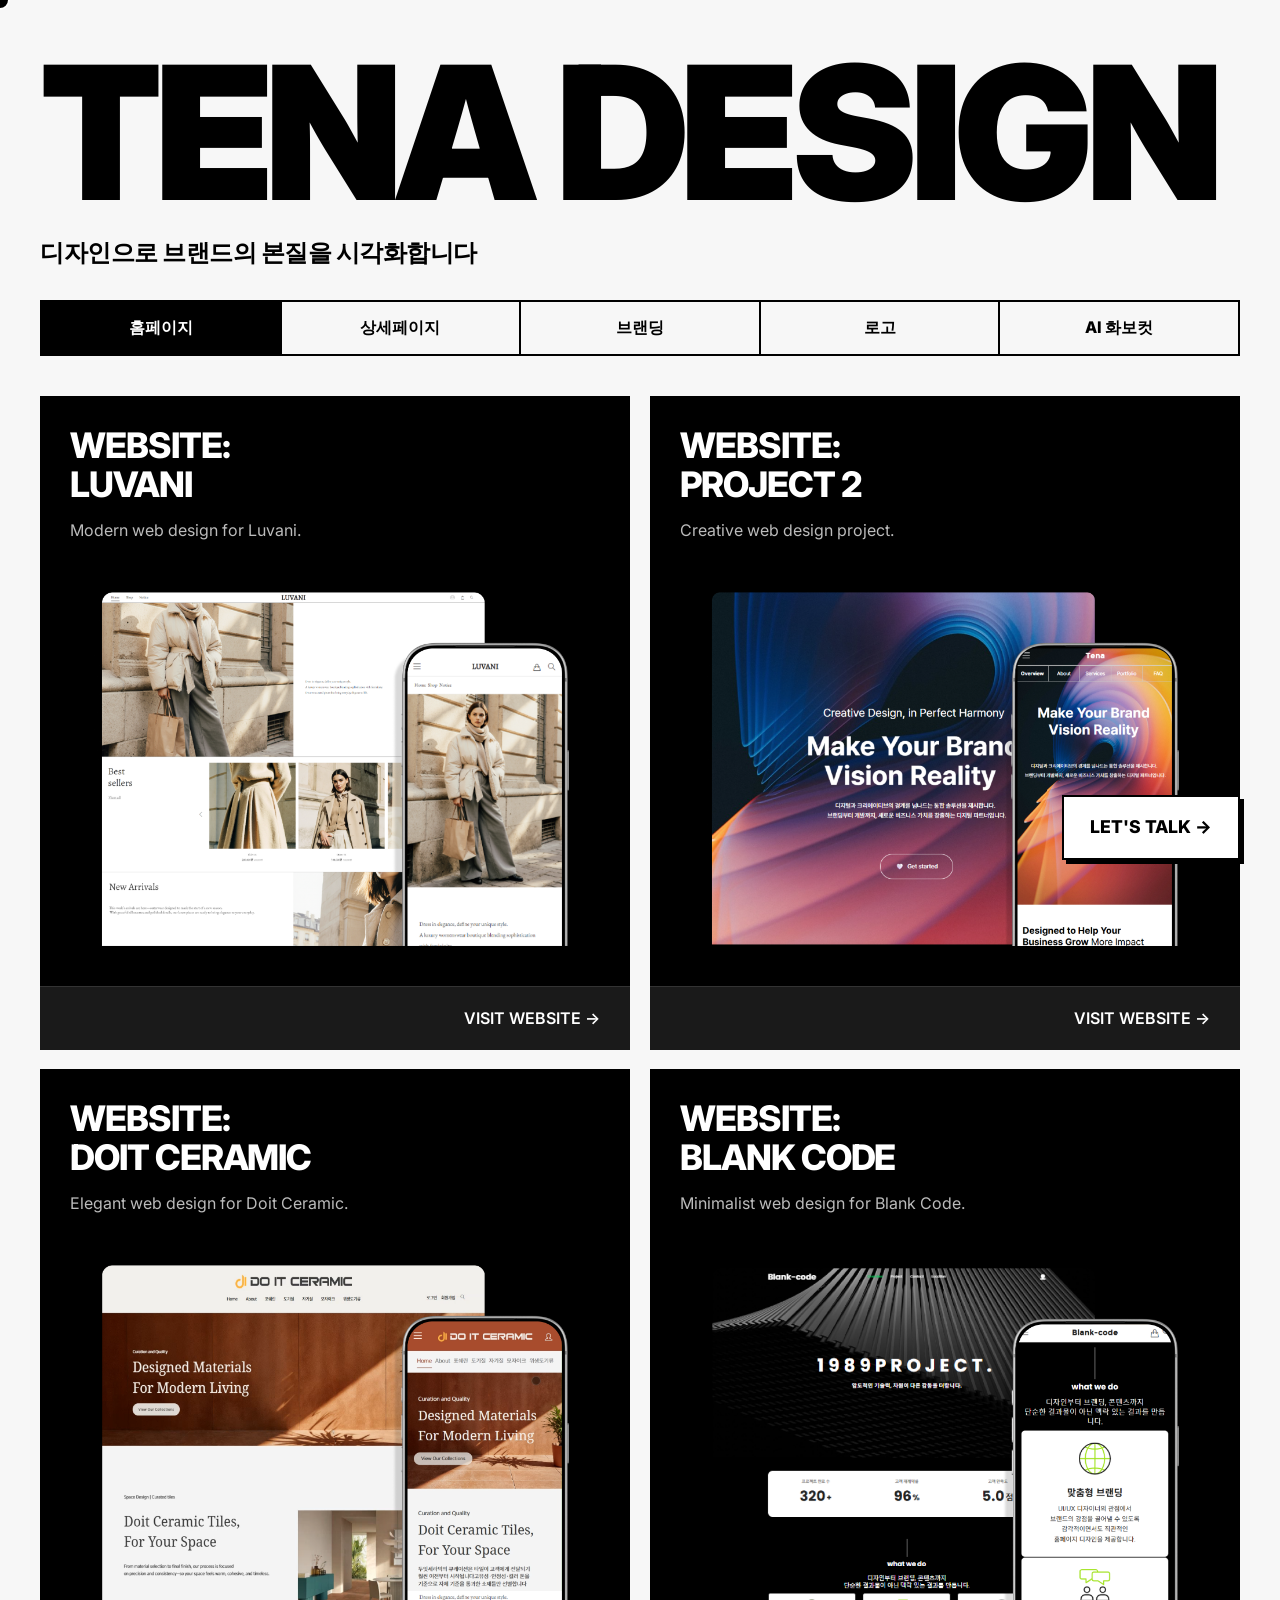
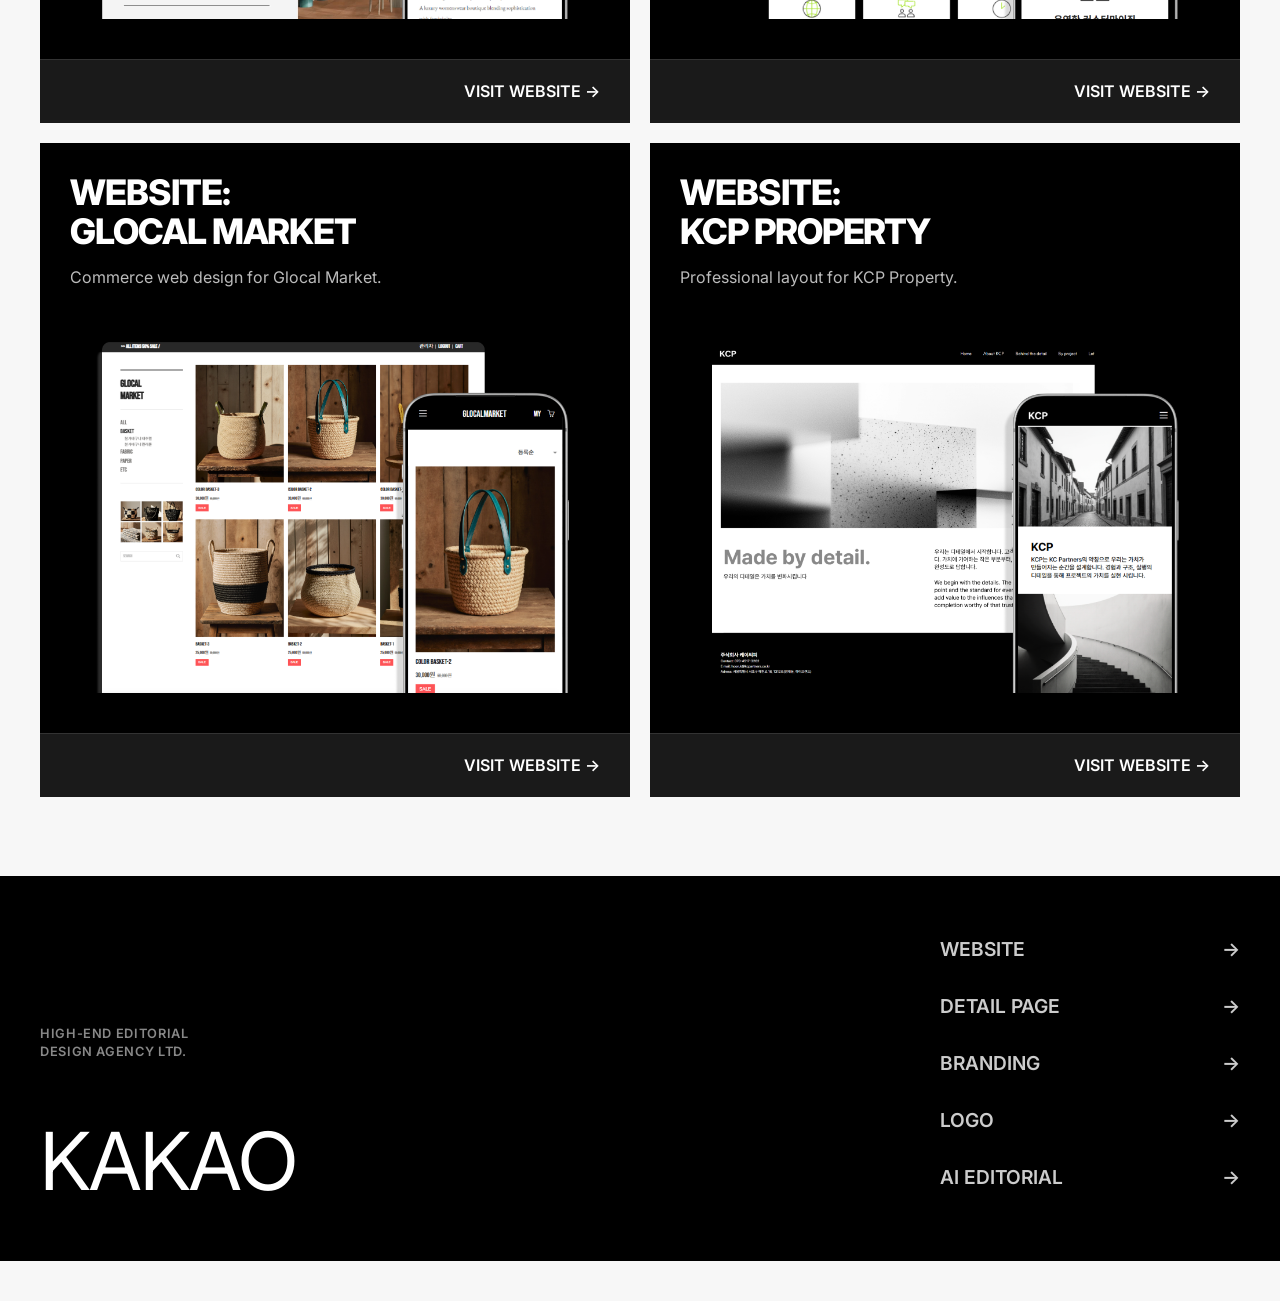
<file: index.html>
<!DOCTYPE html>
<html lang="ko">
<head>
    <meta charset="UTF-8">
    <meta name="viewport" content="width=device-width, initial-scale=1.0">
    <title>NARRATIVE - High-End Editorial Design Agency</title>
    <!-- Google Fonts for typography -->
    <link rel="preconnect" href="https://fonts.googleapis.com">
    <link rel="preconnect" href="https://fonts.gstatic.com" crossorigin>
    <link href="https://fonts.googleapis.com/css2?family=Inter:wght@400;600;800;900&display=swap" rel="stylesheet">
    <!-- Main Stylesheet -->
    <link rel="stylesheet" href="style.css">
</head>
<body>
    <div class="custom-cursor"></div>
    <header class="header">
        <div class="logo-wrapper">
            <h1 class="logo-text">TENA DESIGN</h1>
        </div>
        <p class="subtitle">디자인으로 브랜드의 본질을 시각화합니다</p>
    </header>

    <nav class="category-nav">
        <div class="nav-container reveal">
            <button class="nav-btn group active" data-filter="website">
                <span class="ko">홈페이지</span><span class="en">WEBSITE</span>
            </button>
            <button class="nav-btn group" data-filter="detail">
                <span class="ko">상세페이지</span><span class="en">DETAIL PAGE</span>
            </button>
            <button class="nav-btn group" data-filter="branding">
                <span class="ko">브랜딩</span><span class="en">BRANDING</span>
            </button>
            <button class="nav-btn group" data-filter="logo">
                <span class="ko">로고</span><span class="en">LOGO</span>
            </button>
            <button class="nav-btn group" data-filter="editorial">
                <span class="ko">AI 화보컷</span><span class="en">AI EDITORIAL</span>
            </button>
        </div>
    </nav>

    <main class="portfolio-grid">
        <!-- Card 1: Website - LUVANI -->
        <a href="detail.html?img=images/detail%20page/1-1.jpg" class="portfolio-card" data-category="website">
            <div class="card-content">
                <div class="card-header">
                    <h2 class="card-title">
                        <span class="default">WEBSITE:<br>LUVANI</span>
                        <span class="hover-text">홈페이지:<br>루바니</span>
                    </h2>
                    <p class="card-desc">
                        <span class="default">Modern web design for Luvani.</span>
                        <span class="hover-text">루바니를 위한 모던 웹 디자인.</span>
                    </p>
                </div>
                <div class="card-image-wrapper">
                    <img src="images/web/1.png" class="foreground-img" alt="Luvani Mockup">
                </div>
            </div>
            <div class="card-action"><span class="default">VISIT WEBSITE &rarr;</span><span class="hover-text">사이트 방문하기 &rarr;</span></div>
        </a>

        <!-- Card 2: Website - PROJECT 2 -->
        <a href="detail.html?img=images/detail%20page/2-1.jpg" class="portfolio-card" data-category="website">
            <div class="card-content">
                <div class="card-header">
                    <h2 class="card-title">
                        <span class="default">WEBSITE:<br>PROJECT 2</span>
                        <span class="hover-text">홈페이지:<br>프로젝트 2</span>
                    </h2>
                    <p class="card-desc">
                        <span class="default">Creative web design project.</span>
                        <span class="hover-text">창의적인 웹 디자인 프로젝트.</span>
                    </p>
                </div>
                <div class="card-image-wrapper">
                    <img src="images/web/2.png" class="foreground-img" alt="Project 2 Mockup">
                </div>
            </div>
            <div class="card-action"><span class="default">VISIT WEBSITE &rarr;</span><span class="hover-text">사이트 방문하기 &rarr;</span></div>
        </a>

        <!-- Card 3: Website - DOIT CERAMIC -->
        <a href="detail.html?img=images/detail%20page/3-1.jpg" class="portfolio-card" data-category="website">
            <div class="card-content">
                <div class="card-header">
                    <h2 class="card-title">
                        <span class="default">WEBSITE:<br>DOIT CERAMIC</span>
                        <span class="hover-text">홈페이지:<br>두잇세라믹</span>
                    </h2>
                    <p class="card-desc">
                        <span class="default">Elegant web design for Doit Ceramic.</span>
                        <span class="hover-text">두잇세라믹을 위한 우아한 웹 디자인.</span>
                    </p>
                </div>
                <div class="card-image-wrapper">
                    <img src="images/web/3.png" class="foreground-img" alt="Doit Ceramic Mockup">
                </div>
            </div>
            <div class="card-action"><span class="default">VISIT WEBSITE &rarr;</span><span class="hover-text">사이트 방문하기 &rarr;</span></div>
        </a>

        <!-- Card 4: Website - BLANK CODE -->
        <a href="detail.html?img=images/detail%20page/4-1.jpg" class="portfolio-card" data-category="website">
            <div class="card-content">
                <div class="card-header">
                    <h2 class="card-title">
                        <span class="default">WEBSITE:<br>BLANK CODE</span>
                        <span class="hover-text">홈페이지:<br>블랭크 코드</span>
                    </h2>
                    <p class="card-desc">
                        <span class="default">Minimalist web design for Blank Code.</span>
                        <span class="hover-text">블랭크 코드를 위한 미니멀리스트 웹 디자인.</span>
                    </p>
                </div>
                <div class="card-image-wrapper">
                    <img src="images/web/4.png" class="foreground-img" alt="Blank Code Mockup">
                </div>
            </div>
            <div class="card-action"><span class="default">VISIT WEBSITE &rarr;</span><span class="hover-text">사이트 방문하기 &rarr;</span></div>
        </a>

        <!-- Card 5: Website - GLOCAL MARKET -->
        <a href="detail.html?img=images/detail%20page/5-1.jpg" class="portfolio-card" data-category="website">
            <div class="card-content">
                <div class="card-header">
                    <h2 class="card-title">
                        <span class="default">WEBSITE:<br>GLOCAL MARKET</span>
                        <span class="hover-text">홈페이지:<br>글로컬 마켓</span>
                    </h2>
                    <p class="card-desc">
                        <span class="default">Commerce web design for Glocal Market.</span>
                        <span class="hover-text">글로컬 마켓을 위한 커머스 웹 디자인.</span>
                    </p>
                </div>
                <div class="card-image-wrapper">
                    <img src="images/web/5.png" class="foreground-img" alt="Glocal Market Mockup">
                </div>
            </div>
            <div class="card-action"><span class="default">VISIT WEBSITE &rarr;</span><span class="hover-text">사이트 방문하기 &rarr;</span></div>
        </a>

        <!-- Card 6: Website - KCP PROPERTY -->
        <a href="detail.html?img=images/detail%20page/6-1.jpg" class="portfolio-card" data-category="website">
            <div class="card-content">
                <div class="card-header">
                    <h2 class="card-title">
                        <span class="default">WEBSITE:<br>KCP PROPERTY</span>
                        <span class="hover-text">홈페이지:<br>KCP 프로퍼티</span>
                    </h2>
                    <p class="card-desc">
                        <span class="default">Professional layout for KCP Property.</span>
                        <span class="hover-text">KCP 프로퍼티를 위한 전문적인 웹 디자인.</span>
                    </p>
                </div>
                <div class="card-image-wrapper">
                    <img src="images/web/6.png" class="foreground-img" alt="KCP Property Mockup">
                </div>
            </div>
            <div class="card-action"><span class="default">VISIT WEBSITE &rarr;</span><span class="hover-text">사이트 방문하기 &rarr;</span></div>
        </a>

        <!-- Card 7: Detail Page - Item 1 -->
        <a href="detail.html?img=images/detail%20page/2.jpg" class="portfolio-card" data-category="detail">
            <div class="card-content">
                <div class="card-header">
                    <h2 class="card-title">
                        <span class="default">DETAIL PAGE:<br>JUAE'RTT</span>
                        <span class="hover-text">상세페이지:<br>주에르뜨</span>
                    </h2>
                    <p class="card-desc">
                        <span class="default">Skin's Sanctuary landing page design.</span>
                        <span class="hover-text">주에르뜨 하이캄 카도 세럼 랜딩 페이지 디자인.</span>
                    </p>
                </div>
                <!-- Dual image setup for the extracted blur background effect -->
                <div class="card-image-wrapper">
                    <img src="images/detail page/1.png" class="backdrop-blur" alt="" aria-hidden="true">
                    <img src="images/detail page/1.png" class="foreground-img" alt="Detail Page Mockup">
                </div>
            </div>
            <div class="card-action"><span class="default">VIEW PROJECT &rarr;</span><span class="hover-text">프로젝트 보기 &rarr;</span></div>
        </a>


    </main>

    <footer class="footer">
        <div class="footer-left reveal delay-1">
            <p class="footer-agency-name">HIGH-END EDITORIAL<br>DESIGN AGENCY LTD.</p>
            <a href="https://open.kakao.com/o/svlO03ng" target="_blank" class="footer-cta-link">
                <h2 class="footer-cta group">
                    <span class="default">KAKAO</span>
                    <span class="hover-text">연락하기</span>
                </h2>
            </a>
        </div>
        <div class="footer-right reveal delay-2">
            <ul class="footer-links">
                <li><a href="#website" class="group"><span class="en default">WEBSITE</span><span class="ko hover-text">홈페이지</span> <span>&rarr;</span></a></li>
                <li><a href="#detail" class="group"><span class="en default">DETAIL PAGE</span><span class="ko hover-text">상세페이지</span> <span>&rarr;</span></a></li>
                <li><a href="#branding" class="group"><span class="en default">BRANDING</span><span class="ko hover-text">브랜딩</span> <span>&rarr;</span></a></li>
                <li><a href="#logo" class="group"><span class="en default">LOGO</span><span class="ko hover-text">로고</span> <span>&rarr;</span></a></li>
                <li><a href="#editorial" class="group"><span class="en default">AI EDITORIAL</span><span class="ko hover-text">AI 화보컷</span> <span>&rarr;</span></a></li>
            </ul>
        </div>
    </footer>

    <!-- Floating Contact Button -->
    <a href="https://open.kakao.com/o/svlO03ng" target="_blank" class="floating-contact-btn group">
        <span class="default">LET'S TALK &rarr;</span>
        <span class="hover-text">카톡 문의하기 &rarr;</span>
    </a>

    <!-- Filtering & Animation Logic -->
    <script>
    document.addEventListener('DOMContentLoaded', () => {
        // 1. Custom Cursor Logic
        const cursor = document.querySelector('.custom-cursor');
        document.addEventListener('mousemove', e => {
            cursor.style.left = e.clientX + 'px';
            cursor.style.top = e.clientY + 'px';
        });

        // Hover expand cursor
        const hoverElements = document.querySelectorAll('a, button, .portfolio-card');
        hoverElements.forEach(el => {
            el.addEventListener('mouseenter', () => cursor.classList.add('hover'));
            el.addEventListener('mouseleave', () => cursor.classList.remove('hover'));
        });

        // 2. Intersection Observer (Scroll Reveal)
        const revealObserver = new IntersectionObserver((entries) => {
            entries.forEach(entry => {
                if (entry.isIntersecting) {
                    entry.target.classList.add('active');
                }
            });
        }, { threshold: 0.1 });

        // Connect static reveals
        document.querySelectorAll('.reveal').forEach(el => revealObserver.observe(el));

        // 3. Grid Logic
        const grid = document.querySelector('.portfolio-grid');
        // Re-select all cards (no cloning)
        const allCards = document.querySelectorAll('.portfolio-card');

        // Attach observers to existing cards
        allCards.forEach(card => {
            card.classList.add('reveal');
            revealObserver.observe(card);
        });
        const navBtns = document.querySelectorAll('.nav-btn');

        function filterCards(category) {
            allCards.forEach(card => {
                if (card.dataset.category === category) {
                    card.style.display = 'flex'; // Restore matching cards
                } else {
                    card.style.display = 'none'; // Hide non-matching
                }
            });
        }

        function activateNav(filter) {
            // Remove active state from all nav buttons
            navBtns.forEach(b => b.classList.remove('active'));
            
            // Add active state to top nav button
            const targetNav = document.querySelector(`.nav-btn[data-filter="${filter}"]`);
            if (targetNav) targetNav.classList.add('active');

            // Perform filtering
            filterCards(filter);
        }

        // Top nav buttons event config
        navBtns.forEach(btn => {
            btn.addEventListener('click', () => {
                activateNav(btn.dataset.filter);
            });
        });

        // Task 2: Footer links trigger the navigation and scroll up
        const footerLinks = document.querySelectorAll('.footer-links a');
        footerLinks.forEach(link => {
            link.addEventListener('click', (e) => {
                e.preventDefault(); // Prevent hash jump
                const href = link.getAttribute('href').replace('#', '');
                activateNav(href);
                // Scroll to top layout smoothly
                document.querySelector('.category-nav').scrollIntoView({ behavior: 'smooth' });
            });
        });

        // Initialize grid by activating the default filter on load
        const defaultActiveBtn = document.querySelector('.nav-btn.active');
        if (defaultActiveBtn) {
            filterCards(defaultActiveBtn.dataset.filter);
        }
    });
    </script>
</body>
</html>
</file>
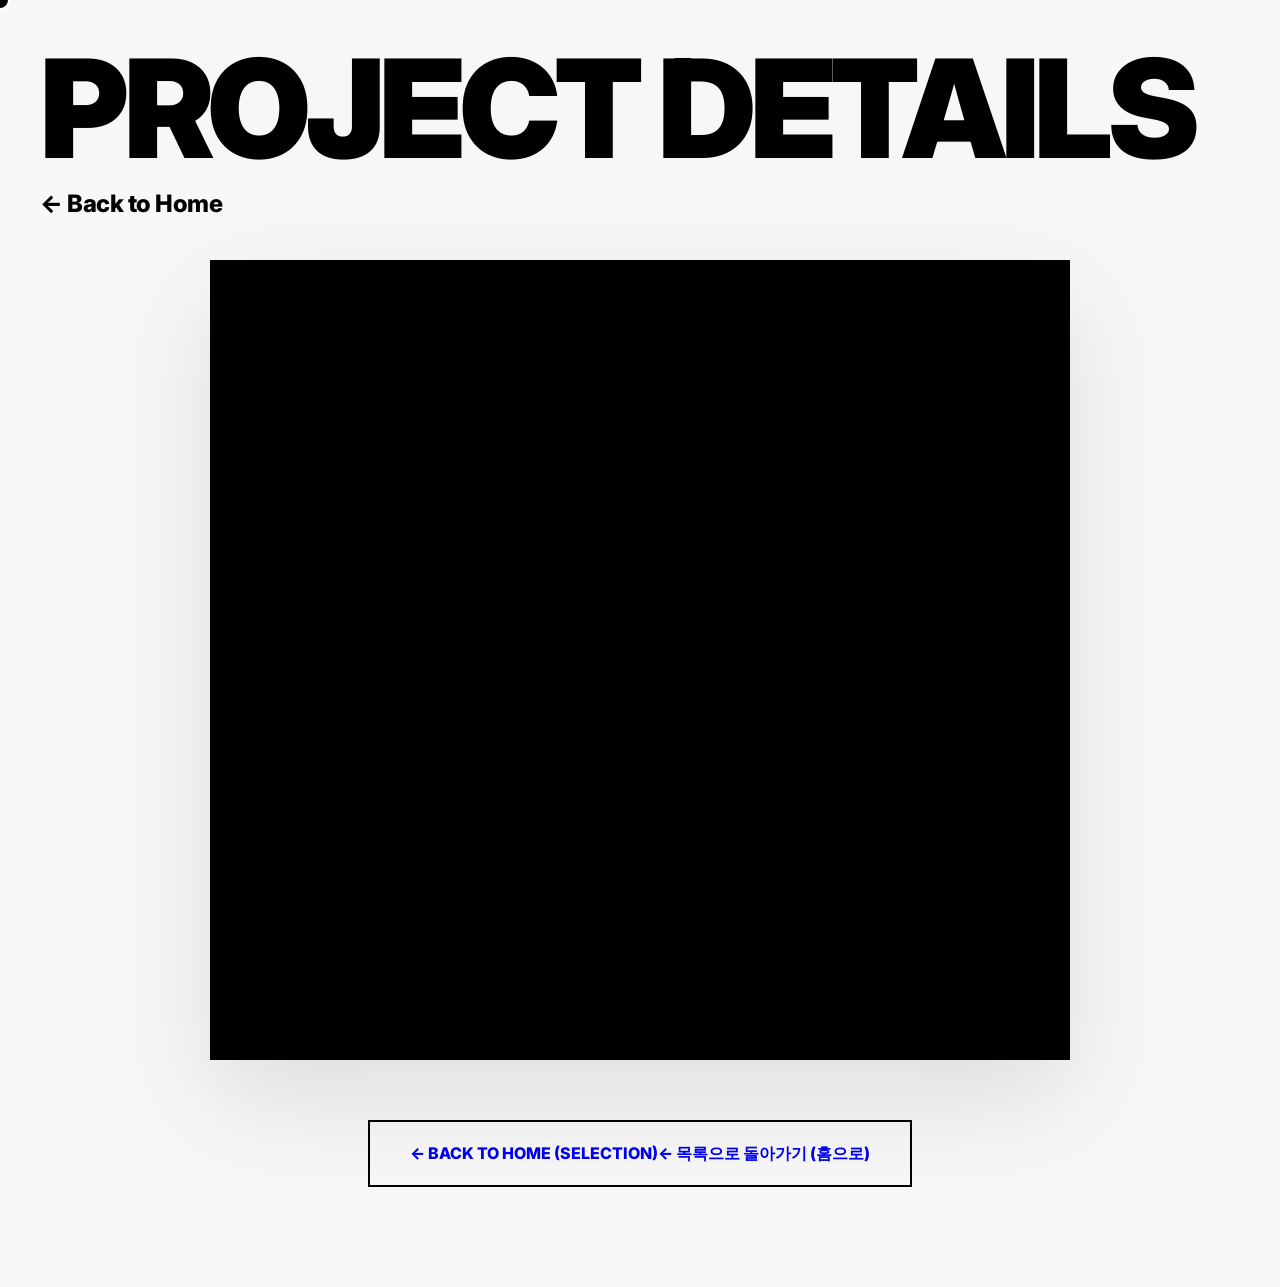
<file: detail.html>
<!DOCTYPE html>
<html lang="ko">
<head>
    <meta charset="UTF-8">
    <meta name="viewport" content="width=device-width, initial-scale=1.0">
    <title>Detail Page - NARRATIVE</title>
    <link rel="preconnect" href="https://fonts.googleapis.com">
    <link rel="preconnect" href="https://fonts.gstatic.com" crossorigin>
    <link href="https://fonts.googleapis.com/css2?family=Inter:wght@400;600;800;900&display=swap" rel="stylesheet">
    <link rel="stylesheet" href="style.css">
</head>
<body>
    <div class="custom-cursor"></div>
    <header class="header">
        <div class="logo-wrapper">
            <h1 class="logo-text detail-title">PROJECT DETAILS</h1>
        </div>
        <p class="subtitle"><a href="index.html" style="color: black; text-decoration: none;">&larr; Back to Home</a></p>
    </header>

    <main style="margin-top: 40px;">
        <!-- Removed 'reveal' class for instant visibility -->
        <div class="detail-content-view">
            <div id="project-media" class="project-media-wrapper">
                <!-- Media will be injected here instantly by the script below -->
            </div>
        </div>
        
        <!-- Premium Back Navigation -->
        <div style="text-align: center; padding: 60px 0;">
            <a href="index.html" class="nav-btn group" style="text-decoration: none; display: inline-flex; border: 2px solid #000; padding: 20px 40px;">
                <span class="default">&larr; BACK TO HOME (SELECTION)</span>
                <span class="hover-text">&larr; 목록으로 돌아가기 (홈으로)</span>
            </a>
        </div>
    </main>

    <style>
        .detail-content-view {
            width: 100%;
            max-width: 860px; /* Adjusted per request */
            margin: 0 auto;
            background-color: #000;
            box-shadow: 0 40px 100px rgba(0,0,0,0.1);
            min-height: 800px; /* Pre-size to avoid jump */
        }
        .project-media-wrapper {
            width: 100%;
        }
        .project-media-wrapper img, .project-media-wrapper video {
            width: 100%;
            height: auto;
            display: block;
        }
    </style>

    <script>
    (function() {
        // Immediate execution to avoid DOMContentLoaded delay
        const urlParams = new URLSearchParams(window.location.search);
        let mediaSrc = urlParams.get('img');
        
        if (mediaSrc) {
            mediaSrc = mediaSrc.replace(/ /g, '%20');
            const container = document.getElementById('project-media');
            if (container) {
                if (mediaSrc.toLowerCase().endsWith('.mp4')) {
                    container.innerHTML = `<video src="${mediaSrc}" autoplay loop muted playsinline style="width: 100%; height: auto;"></video>`;
                } else {
                    // Pre-creating image object for faster rendering trigger
                    const img = new Image();
                    img.src = mediaSrc;
                    img.style.width = '100%';
                    img.style.height = 'auto';
                    img.alt = 'Project Design';
                    img.onerror = function() {
                        document.body.insertAdjacentHTML('beforeend', '<p style=color:red;text-align:center>Image not found: ' + mediaSrc + '</p>');
                    };
                    container.appendChild(img);
                }
            }
        }
    })();

    document.addEventListener('DOMContentLoaded', () => {
        const cursor = document.querySelector('.custom-cursor');
        document.addEventListener('mousemove', e => {
            cursor.style.left = e.clientX + 'px';
            cursor.style.top = e.clientY + 'px';
        });

        const hoverElements = document.querySelectorAll('a, button, .portfolio-card');
        hoverElements.forEach(el => {
            el.addEventListener('mouseenter', () => cursor.classList.add('hover'));
            el.addEventListener('mouseleave', () => cursor.classList.remove('hover'));
        });

        const revealObserver = new IntersectionObserver((entries) => {
            entries.forEach(entry => entry.isIntersecting && entry.target.classList.add('active'));
        }, { threshold: 0.1 });

        document.querySelectorAll('.reveal').forEach(el => revealObserver.observe(el));
    });
    </script>
</body>
</html>
</file>
<file: style.css>
/* Reset and Base Styles */
html {
    scroll-behavior: smooth;
    cursor: none;
}

* {
    margin: 0;
    padding: 0;
    box-sizing: border-box;
}

a, button {
    cursor: none;
}

body {
    font-family: 'Inter', -apple-system, BlinkMacSystemFont, "Segoe UI", Roboto, Helvetica, Arial, sans-serif;
    background-color: #f7f7f7;
    color: #000;
    line-height: 1.4;
    padding: 40px;
    max-width: 1400px;
    margin: 0 auto;
    overflow-x: hidden;
}

/* Typography elements */
.header {
    margin-bottom: 30px;
    container-type: inline-size;
}

.logo-wrapper {
    overflow: hidden;
}

.logo-text {
    font-size: 15.5cqw;
    font-weight: 900;
    letter-spacing: -0.04em;
    line-height: 1;
    text-transform: uppercase;
    margin-bottom: 10px;
    width: 100%;
    white-space: nowrap;
    transform: translateY(100%);
    animation: slideUpTitle 1.2s cubic-bezier(0.8, 0, 0.2, 1) forwards;
}

@keyframes slideUpTitle {
    from { transform: translateY(100%); }
    to { transform: translateY(0); }
}

.logo-text.detail-title {
    font-size: 11.4cqw; /* Mathematically calculated: 100cqw / (15 chars * 0.586em per char aspect ratio of Inter 900) to perfectly hit the right edge */
}

.subtitle {
    font-size: 1.5rem;
    font-weight: 800;
    letter-spacing: -0.02em;
}

/* Category Navigation */
.category-nav {
    margin-bottom: 40px;
}

.nav-container {
    display: flex;
    flex-wrap: wrap;
    border: 2px solid #000;
}

.nav-btn {
    flex: 1;
    min-width: 120px;
    background: none;
    border: none;
    border-right: 2px solid #000;
    padding: 15px 20px;
    font-size: 1rem;
    font-weight: 800;
    font-family: inherit;
    cursor: pointer;
    text-transform: uppercase;
    transition: background-color 0.3s, color 0.3s;
    display: flex;
    justify-content: center;
    align-items: center;
}

.nav-btn:last-child {
    border-right: none;
}

.nav-btn.active {
    background-color: #000;
    color: #fff;
}

.nav-btn:hover {
    background-color: #000;
    color: #fff;
}

/* Hover logic for language swap */
.nav-btn .en {
    display: none;    /* hidden by default */
}

.nav-btn.group:hover .ko {
    display: none;    /* hide ko on hover */
}

.nav-btn.group:hover .en {
    display: inline;  /* show en on hover */
}

/* Portfolio Grid */
/* Portfolio Grid - 2-column layout */
.portfolio-grid {
    display: grid;
    grid-template-columns: 1fr 1fr;
    gap: 20px;
    margin-bottom: 80px;
}

.portfolio-card {
    background-color: #000;
    color: #fff;
    display: flex;
    flex-direction: column;
    overflow: hidden;
    transition: transform 0.3s ease;
    text-decoration: none;
    min-height: 480px; /* Standard premium height */
}

.portfolio-card:hover {
    transform: translateY(-10px);
}

/* Default: Vertical Stack for Website Category */
.card-content {
    padding: 30px;
    display: flex;
    flex-direction: column;
    gap: 25px;
    flex-grow: 1;
}

.card-header {
    display: flex;
    flex-direction: column; 
    justify-content: flex-start;
    align-items: flex-start;
    margin-bottom: 0;
    gap: 15px;
    width: 100%;
}

.card-title {
    font-size: 2.2rem;
    font-weight: 800;
    line-height: 1.1;
    text-transform: uppercase;
    letter-spacing: -0.03em;
}

.card-desc {
    font-size: 1rem;
    color: #bbb;
    font-weight: 400;
    text-align: left;
    line-height: 1.5;
    max-width: 90%;
}

/* Premium Horizontal Split Categories */
.portfolio-card:is([data-category="detail"], [data-category="branding"], [data-category="logo"], [data-category="editorial"]) .card-content {
    flex-direction: row; /* Horizontal as per '이렇게 하달라구' screenshot */
    gap: 30px;
    align-items: stretch;
}

.portfolio-card:is([data-category="detail"], [data-category="branding"], [data-category="logo"], [data-category="editorial"]) .card-header {
    width: 40%;
}

.portfolio-card:is([data-category="detail"], [data-category="branding"], [data-category="logo"], [data-category="editorial"]) .card-image-wrapper {
    width: 60%; /* Right side image */
}

.card-image-wrapper {
    width: 100%;
    flex-grow: 1;
    overflow: hidden;
    position: relative;
    background-color: transparent; 
    border-radius: 4px;
    display: flex;
    align-items: center;
    justify-content: center;
    min-height: 250px;
}

.card-image-wrapper img {
    width: 100%;
    height: 100%;
    object-fit: contain; 
    display: block;
    transition: transform 0.8s cubic-bezier(0.16, 1, 0.3, 1);
    position: relative;
    z-index: 1;
}

/* BRIGHT WHITE Blur effect (White glassmorphism) */
.card-image-wrapper .backdrop-blur {
    position: absolute;
    top: 50%;
    left: 50%;
    width: 100%;
    height: 100%;
    object-fit: cover;
    filter: blur(30px) brightness(1.6);
    background-color: rgba(255, 255, 255, 0.6); /* Brighter white background */
    transform: translate(-50%, -50%) scale(1.3);
    opacity: 0.95;
    z-index: 0;
    pointer-events: none;
}

.card-image-wrapper .foreground-img {
    object-fit: contain;
    padding: 10px;
    width: 100%; 
    height: 100%;
    margin: auto;
}

.portfolio-card:hover .card-image-wrapper img:not(.backdrop-blur) {
    transform: scale(1.05);
}

/* Action link at the bottom of the card */
.card-action {
    display: block;
    width: 100%;
    padding: 20px 30px;
    background-color: #1a1a1a;
    color: #fff;
    text-decoration: none;
    font-weight: 600;
    text-align: right;
    border-top: 1px solid #333;
    transition: background-color 0.3s;
}

.card-action:hover {
    background-color: #333;
    color: #fff;
}

.portfolio-card .hover-text {
    display: none;
}

.portfolio-card:hover .default {
    display: none;
}

.portfolio-card:hover .hover-text {
    display: inline;
}

/* Footer Focus */
.footer {
    background-color: #000;
    color: #fff;
    display: flex;
    justify-content: space-between;
    align-items: flex-end;
    width: 100vw;
    margin-left: calc(50% - 50vw);
    box-sizing: border-box;
    padding: 60px calc(50vw - 50%);
}

.footer-left {
    display: flex;
    flex-direction: column;
    justify-content: space-between;
    height: 100%;
}

.footer-agency-name {
    font-size: 0.8rem;
    color: #888;
    letter-spacing: 0.05em;
    margin-bottom: 60px;
    font-weight: 600;
}

.footer-cta {
    font-size: 5rem;
    font-weight: 400;
    line-height: 1;
    letter-spacing: -0.02em;
}

.footer-cta-link {
    text-decoration: none;
    color: inherit;
}

.footer-cta .hover-text {
    display: none;
}

.footer-cta.group:hover .default {
    display: none;
}

.footer-cta.group:hover .hover-text {
    display: inline;
}

.footer-right {
    min-width: 300px;
}

.footer-links li a .hover-text { display: none; }
.footer-links li a.group:hover .default { display: none; }
.footer-links li a.group:hover .hover-text { display: inline; }

.footer-links {
    list-style: none;
    display: flex;
    flex-direction: column;
    gap: 20px;
}

.footer-links li a {
    color: #ccc;
    text-decoration: none;
    font-size: 1.2rem;
    font-weight: 600;
    display: flex;
    justify-content: space-between;
    align-items: center;
    padding-bottom: 10px;
    transition: color 0.3s;
    position: relative;
}

.footer-links li a::after {
    content: '';
    position: absolute;
    bottom: 0;
    left: 0;
    width: 0;
    height: 1px;
    background-color: #fff;
    transition: width 0.4s cubic-bezier(0.16, 1, 0.3, 1);
}

.footer-links li a:hover {
    color: #fff;
}

.footer-links li a:hover::after {
    width: 100%;
}

/* Custom Cursor */
.custom-cursor {
    position: fixed;
    top: 0;
    left: 0;
    width: 20px;
    height: 20px;
    background-color: #000;
    border: 2px solid #fff;
    border-radius: 50%;
    pointer-events: none;
    z-index: 9999;
    transform: translate(-50%, -50%);
    transition: width 0.3s cubic-bezier(0.16, 1, 0.3, 1), height 0.3s cubic-bezier(0.16, 1, 0.3, 1), background-color 0.3s, border-color 0.3s;
    will-change: width, height, transform;
}
.custom-cursor.hover {
    width: 80px;
    height: 80px;
    background-color: rgba(255, 255, 255, 0.3);
    border-color: #fff;
    backdrop-filter: blur(4px);
}

/* Floating Contact Button */
.floating-contact-btn {
    position: fixed;
    bottom: 40px;
    right: 40px;
    left: auto;
    top: auto;
    z-index: 1000;
    display: flex;
    align-items: center;
    justify-content: center;
    background-color: #fff; /* White base to stand out against black footer */
    color: #000;
    padding: 18px 26px;
    border: 2px solid #000;
    box-shadow: 4px 4px 0px rgba(0,0,0,1); /* Brutalist hard shadow to pop against white page */
    font-size: 1.1rem;
    font-weight: 800;
    text-transform: uppercase;
    text-decoration: none;
    transform: none;
    transition: background-color 0.2s, color 0.2s, transform 0.2s, box-shadow 0.2s;
}

.floating-contact-btn:hover {
    background-color: #000;
    color: #fff;
    /* Satisfying tactile press effect */
    transform: translate(2px, 2px);
    box-shadow: 2px 2px 0px rgba(0,0,0,1);
}

.floating-contact-btn .hover-text { display: none; }
.floating-contact-btn.group:hover .default { display: none; }
.floating-contact-btn.group:hover .hover-text { display: inline; }

/* Reveal classes */
.reveal {
    opacity: 0;
    transform: translateY(40px);
    transition: opacity 1s cubic-bezier(0.16, 1, 0.3, 1), transform 1s cubic-bezier(0.16, 1, 0.3, 1);
    will-change: opacity, transform;
}
.reveal.active {
    opacity: 1;
    transform: translateY(0);
}


/* Responsiveness */
@media (max-width: 1024px) {
    .logo-text { font-size: 10vw; }
    .portfolio-grid { grid-template-columns: 1fr; }
    .footer { flex-direction: column; align-items: flex-start; gap: 40px; }
    .footer-right { width: 100%; }
}

@media (max-width: 768px) {
    body { padding: 20px; }
    .logo-text { font-size: 14vw; }
    .nav-container { flex-direction: column; border: none; }
    .nav-btn { border-right: none; border-bottom: 2px solid #000; border: 2px solid #000; margin-bottom: 5px; }
    .card-header { flex-direction: column; align-items: flex-start; gap: 10px; }
    .card-desc { text-align: left; padding-bottom: 0; }
    .card-image-wrapper { height: 250px; }
    
    /* Revert detail card to stack on mobile */
    .portfolio-card[data-category="detail"] .card-content {
        flex-direction: column;
        gap: 20px;
    }
    .portfolio-card[data-category="detail"] .card-header {
        width: 100%;
    }
    .portfolio-card[data-category="detail"] .card-image-wrapper {
        width: 100%;
        height: 350px;
    }
    
    .floating-contact-btn {
        top: auto;
        bottom: 20px;
        right: 20px;
        transform: none;
        padding: 14px 20px;
        font-size: 0.9rem;
    }
    
    .floating-contact-btn:hover {
        transform: translate(2px, 2px); /* Maintain the press effect */
    }
}
</file>
